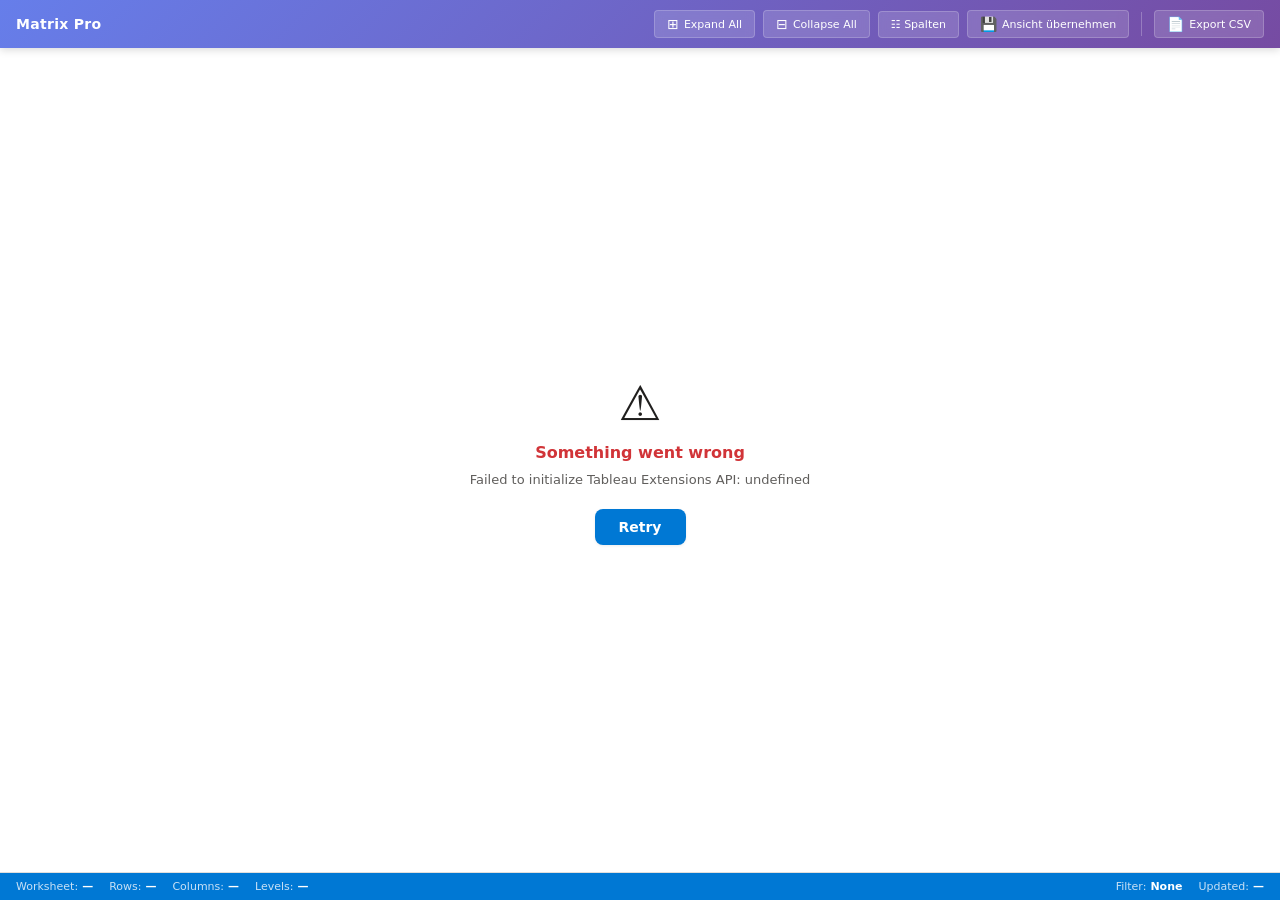
<file: index.html>
<!DOCTYPE html>
<html lang="en">
<head>
  <meta charset="UTF-8">
  <meta
  http-equiv="Content-Security-Policy"
  content="
    default-src 'self';
    script-src 'self';
    style-src 'self' 'unsafe-inline';
    img-src 'self' data: blob:;
    font-src 'self';
    connect-src 'self';
    object-src 'none';
    base-uri 'none';
    form-action 'none';
  "
>
  <meta name="viewport" content="width=device-width, initial-scale=1.0">
  <title>Matrix Pro — Tableau Extension</title>
  <meta name="description" content="Hierarchical Matrix visual extension for Tableau dashboards with multi-level grouping, drill-down, and cross-filtering.">

  <!-- Tableau Extensions API: local copy only -->
  <script src="js/tableau.extensions.1.latest.min.js"></script>

  <!-- ═══════════════════════════════════════════════════════════════════════
       Application Styles
       ═══════════════════════════════════════════════════════════════════════ -->
  <link rel="stylesheet" href="css/matrix.css">

  <style>
    :root {
      --matrix-font-family: 'Segoe UI', system-ui, -apple-system, sans-serif;
    }
    /* Overlay container for loading/welcome/error screens */
    #overlay {
      position: absolute;
      top: var(--toolbar-height);
      left: 0;
      right: 0;
      bottom: 28px; /* status bar height */
      z-index: 50;
      display: flex;
      align-items: center;
      justify-content: center;
      background: var(--matrix-bg);
    }
  </style>
</head>
<body class="theme-pending">
  <!-- ═══════════════════════════════════════════════════════════════════════
       Application Layout
       ═══════════════════════════════════════════════════════════════════════ -->
  <div id="app">

    <!-- ─── Toolbar ─── -->
    <div class="toolbar" id="main-toolbar">
      <div class="toolbar-title" id="toolbar-brand">
        <span id="toolbar-brand-text">Matrix Pro</span>
    </div>

      <button class="toolbar-btn" id="btn-expand-all" title="Expand all row groups">
        <span class="btn-icon">⊞</span> <span data-i18n="btn_expand_all">Expand All</span>
      </button>
      <button class="toolbar-btn" id="btn-collapse-all" title="Collapse all row groups">
        <span class="btn-icon">⊟</span> <span data-i18n="btn_collapse_all">Collapse All</span>
      </button>

      <details class="columns-menu" id="columns-menu">
        <summary class="toolbar-btn">
          ☷ Spalten
        </summary>
        <div class="columns-menu-panel" id="columns-menu-list"></div>
      </details>

      <button
          class="toolbar-btn"
          id="btn-save-personal-view"
          type="button"
          title="Spaltenlayout in Tableau-Parameter übernehmen"
        >
          <span class="btn-icon">💾</span>
          Ansicht übernehmen
        </button>

      <span class="toolbar-divider export-divider"></span>

      <div class="toolbar-group" id="export-group">
        <button class="toolbar-btn" id="btn-export-csv" title="Export to CSV">
          <span class="btn-icon">📄</span> <span data-i18n="btn_export_csv">Export CSV</span>
        </button>
      </div>
    </div>

    <!-- ─── Matrix Content Area ─── -->
    <div class="matrix-wrapper" id="matrix-wrapper">
      <div id="matrix-container"></div>
    </div>

    <!-- ─── Overlay (loading / welcome / error) ─── -->
    <div id="overlay">
      <div class="loading-overlay">
        <div class="spinner"></div>
        <div class="loading-text">Initializing...</div>
      </div>
    </div>

    <!-- ─── Status Bar ─── -->
    <div class="status-bar" id="status-bar">
      <div class="status-item">
        <span class="status-label" data-i18n="status_worksheet">Worksheet:</span>
        <span class="status-value" id="status-worksheet">—</span>
      </div>
      <div class="status-item">
        <span class="status-label" data-i18n="status_rows_label">Rows:</span>
        <span class="status-value" id="status-rows">—</span>
      </div>
      <div class="status-item">
        <span class="status-label" data-i18n="status_cols_label">Columns:</span>
        <span class="status-value" id="status-columns">—</span>
      </div>
      <div class="status-item">
        <span class="status-label" data-i18n="status_levels_label">Levels:</span>
        <span class="status-value" id="status-levels">—</span>
      </div>

      <span class="status-spacer"></span>

      <div class="status-item">
        <span class="status-label" data-i18n="status_filter_label">Filter:</span>
        <span class="status-value" id="status-filter">None</span>
      </div>
      <div class="status-item">
        <span class="status-label" data-i18n="status_updated_label">Updated:</span>
        <span class="status-value" id="status-refresh">—</span>
      </div>
    </div>

  </div>

  <!-- ═══════════════════════════════════════════════════════════════════════
       Application Scripts (order matters: dependencies first)
       ═══════════════════════════════════════════════════════════════════════ -->
  <script src="js/i18n.js"></script>
  <script src="js/pivot-engine.js"></script>
  <script src="js/matrix-renderer.js"></script>
  <script src="js/export.js"></script>
  <script src="js/tableau-connector.js"></script>
  <script src="js/app.js"></script>
</body>
</html>
</file>
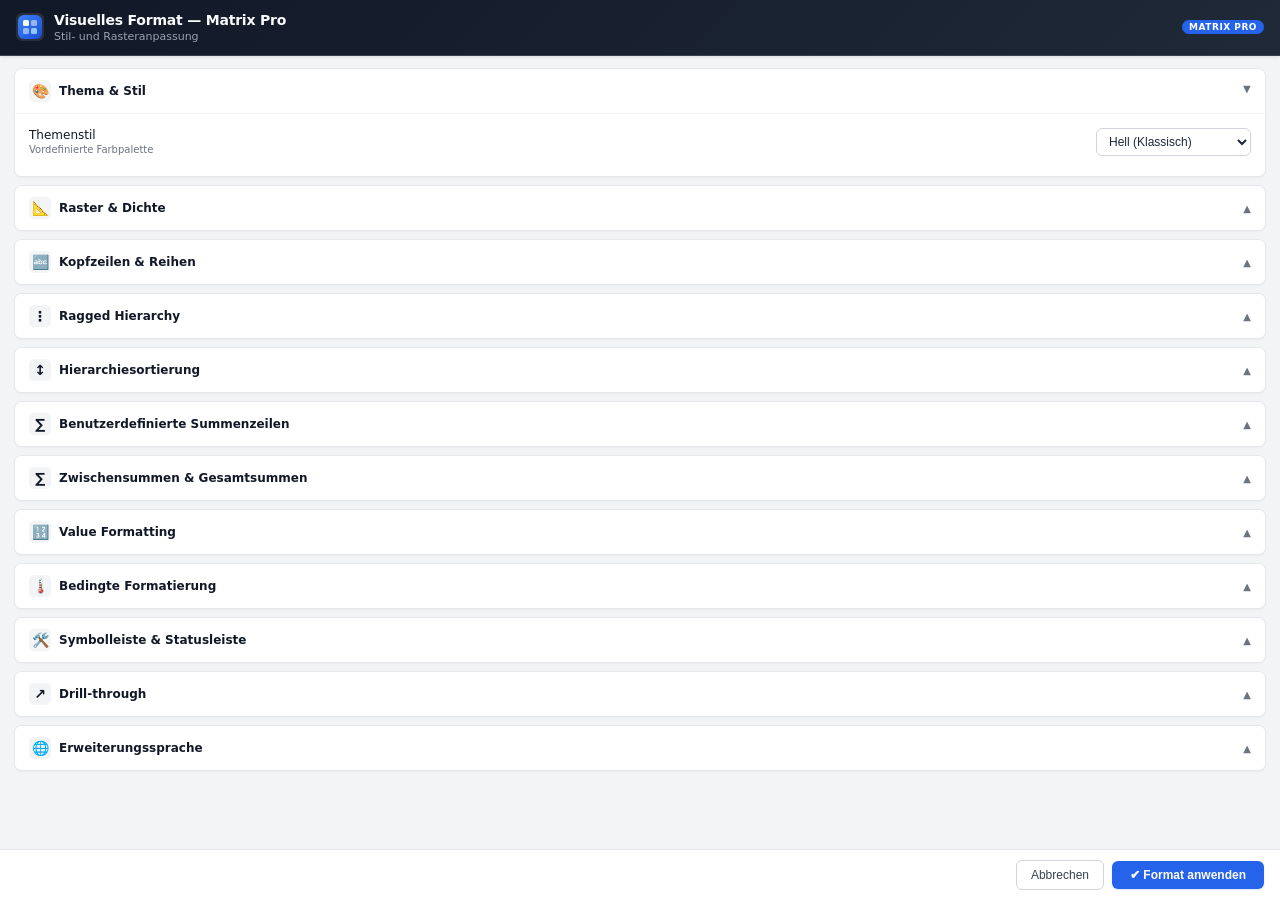
<file: config.html>
<!DOCTYPE html>
<html lang="de">
<head>
  <meta charset="UTF-8" />
  <meta
    http-equiv="Content-Security-Policy"
    content="
      default-src 'self';
      script-src 'self';
      style-src 'self' 'unsafe-inline';
      img-src 'self' data: blob:;
      font-src 'self';
      connect-src 'self';
      object-src 'none';
      base-uri 'none';
      form-action 'none';
    "
  >
  <meta name="viewport" content="width=device-width, initial-scale=1.0" />
  <title>Formato Visual — Matrix Pro</title>
  <style>
    * { box-sizing: border-box; margin: 0; padding: 0; }

    html, body {
      width: 100%;
      height: 100%;
      overflow: hidden;
    }

    body {
      font-family: 'Segoe UI', Roboto, system-ui, -apple-system, sans-serif;
      font-size: 12px;
      background: #f3f4f6;
      color: #1f2937;
      display: flex;
      flex-direction: column;
      user-select: none;
    }

    /* Custom thin scrollbar */
    ::-webkit-scrollbar { width: 6px; height: 6px; }
    ::-webkit-scrollbar-track { background: #f1f1f1; border-radius: 3px; }
    ::-webkit-scrollbar-thumb { background: #c1c1c1; border-radius: 3px; }
    ::-webkit-scrollbar-thumb:hover { background: #a8a8a8; }

    /* ── Header ────────────────────────────────────────── */
    .dialog-header {
      background: linear-gradient(135deg, #111827 0%, #1f2937 100%);
      color: #ffffff;
      padding: 12px 16px;
      display: flex;
      align-items: center;
      justify-content: space-between;
      border-bottom: 1px solid #374151;
      box-shadow: 0 1px 3px rgba(0, 0, 0, 0.1);
      flex-shrink: 0;
    }

    .dialog-header-title {
      display: flex;
      align-items: center;
      gap: 10px;
    }

    .dialog-header-icon {
      font-size: 18px;
      background: rgba(255, 255, 255, 0.1);
      padding: 5px;
      border-radius: 6px;
      line-height: 1;
    }

    .dialog-header h1 {
      font-size: 14px;
      font-weight: 600;
      letter-spacing: -0.2px;
      color: #f9fafb;
      line-height: 1.2;
    }

    .dialog-header p {
      font-size: 11px;
      color: #9ca3af;
      margin-top: 1px;
    }

    .pbi-badge {
      background: #2563eb;
      color: #ffffff;
      font-weight: 700;
      font-size: 9px;
      padding: 2px 7px;
      border-radius: 10px;
      text-transform: uppercase;
      letter-spacing: 0.5px;
      flex-shrink: 0;
    }

    /* ── Body (Scrollable Container) ───────────────────── */
    .dialog-body {
      flex: 1;
      min-height: 0;
      overflow-y: auto;
      overflow-x: hidden;
      padding: 12px 14px;
      display: flex;
      flex-direction: column;
      gap: 8px;
    }

    /* ── Accordion Card ───────────────────────────────── */
    .accordion-item {
      background: #ffffff;
      border: 1px solid #e5e7eb;
      border-radius: 8px;
      box-shadow: 0 1px 2px rgba(0, 0, 0, 0.04);
      overflow: hidden;
      transition: border-color 0.15s;
      flex-shrink: 0;
    }

    .accordion-item:hover {
      border-color: #d1d5db;
    }

    .accordion-header {
      padding: 11px 14px;
      background: #ffffff;
      cursor: pointer;
      display: flex;
      align-items: center;
      justify-content: space-between;
      transition: background 0.12s;
    }

    .accordion-header:hover {
      background: #f9fafb;
    }

    .accordion-title {
      display: flex;
      align-items: center;
      gap: 8px;
      font-weight: 600;
      font-size: 12px;
      color: #111827;
    }

    .accordion-icon {
      font-size: 14px;
      width: 22px;
      height: 22px;
      display: flex;
      align-items: center;
      justify-content: center;
      background: #f3f4f6;
      border-radius: 5px;
      flex-shrink: 0;
    }

    .accordion-chevron {
      font-size: 10px;
      color: #6b7280;
      transition: transform 0.2s ease;
    }

    .accordion-item.open .accordion-chevron {
      transform: rotate(180deg);
    }

    .accordion-content {
      display: none;
      padding: 6px 14px 12px;
      border-top: 1px solid #f3f4f6;
      background: #ffffff;
    }

    .accordion-item.open .accordion-content {
      display: block;
    }

    /* ── Form Control Rows ────────────────────────────── */
    .form-row {
      display: flex;
      align-items: center;
      justify-content: space-between;
      gap: 12px;
      padding: 8px 0;
      border-bottom: 1px solid #f9fafb;
      min-height: 40px;
    }

    .form-row:last-child {
      border-bottom: none;
    }

    .form-label-group {
      display: flex;
      flex-direction: column;
      gap: 2px;
      flex: 1 1 auto;
      min-width: 0;
    }

    .form-label {
      font-size: 12px;
      font-weight: 500;
      color: #111827;
      line-height: 1.2;
    }

    .form-desc {
      font-size: 10px;
      color: #6b7280;
      line-height: 1.2;
      word-break: break-word;
    }

    .form-select {
      font-size: 12px;
      padding: 5px 8px;
      border-radius: 6px;
      border: 1px solid #d1d5db;
      background: #ffffff;
      color: #1f2937;
      cursor: pointer;
      width: 155px;
      flex-shrink: 0;
      outline: none;
      transition: border-color 0.15s;
    }

    .form-select:focus {
      border-color: #2563eb;
      box-shadow: 0 0 0 2px rgba(37, 99, 235, 0.15);
    }

    /* ── Toggle Switch ───────────────────────────────── */
    .toggle-wrap {
      display: flex;
      align-items: center;
      flex-shrink: 0;
      width: 36px;
      height: 20px;
    }

    .toggle {
      position: relative;
      display: inline-block;
      width: 36px;
      height: 20px;
    }

    .toggle input {
      opacity: 0;
      width: 0;
      height: 0;
    }

    .slider {
      position: absolute;
      inset: 0;
      background-color: #d1d5db;
      border-radius: 20px;
      transition: background-color 0.2s;
      cursor: pointer;
    }

    .slider::before {
      content: '';
      position: absolute;
      height: 14px;
      width: 14px;
      left: 3px;
      top: 3px;
      background-color: #ffffff;
      border-radius: 50%;
      transition: transform 0.2s cubic-bezier(0.4, 0, 0.2, 1);
      box-shadow: 0 1px 2px rgba(0, 0, 0, 0.15);
    }

    input:checked + .slider {
      background-color: #2563eb;
    }

    input:checked + .slider::before {
      transform: translateX(16px);
    }

    /* ── Footer ───────────────────────────────────────── */
    .dialog-footer {
      display: flex;
      align-items: center;
      justify-content: flex-end;
      gap: 8px;
      padding: 10px 16px;
      border-top: 1px solid #e5e7eb;
      background: #ffffff;
      flex-shrink: 0;
    }

    .btn-primary {
      padding: 7px 18px;
      background: #2563eb;
      color: #ffffff;
      border: none;
      border-radius: 6px;
      font-size: 12px;
      font-weight: 600;
      cursor: pointer;
      box-shadow: 0 1px 2px rgba(37, 99, 235, 0.2);
      transition: background 0.15s;
      white-space: nowrap;
    }

    .btn-primary:hover {
      background: #1d4ed8;
    }

    .btn-secondary {
      padding: 7px 14px;
      background: #ffffff;
      color: #374151;
      border: 1px solid #d1d5db;
      border-radius: 6px;
      font-size: 12px;
      font-weight: 500;
      cursor: pointer;
      transition: background 0.15s;
      white-space: nowrap;
    }

    .btn-secondary:hover {
      background: #f9fafb;
      border-color: #9ca3af;
    }

    /* ==========================================================
      Toolbar & Status Bar Configuration
      ========================================================== */

    .bar-settings {
      display: flex;
      flex-direction: column;
      gap: 16px;
      padding-top: 8px;
    }

    .bar-settings-section + .bar-settings-section {
      border-top: 1px solid #e5e7eb;
      padding-top: 15px;
    }

    .bar-settings-heading {
      font-size: 10px;
      font-weight: 700;
      text-transform: uppercase;
      letter-spacing: 0.7px;
      color: #6b7280;
      margin-bottom: 8px;
    }

    .bar-settings .form-row {
      min-height: 36px;
      padding: 7px 0;
      border-bottom: none;
    }

    /* Title field */

    .bar-settings-title-row {
      margin-top: 4px;
    }

    .bar-settings-title-row .form-select {
      width: 100%;
      cursor: text;
    }


  </style>
</head>
<body>

  <!-- Header -->
  <div class="dialog-header">
    <div class="dialog-header-title">
      <div class="dialog-header-icon" style="padding: 2px; display: flex; align-items: center;">
        <svg width="24" height="24" viewBox="0 0 24 24" fill="none" xmlns="http://www.w3.org/2000/svg">
          <rect width="24" height="24" rx="6" fill="url(#mpro-grad-header)"/>
          <rect x="5" y="5" width="6" height="6" rx="1.5" fill="#FFFFFF" fill-opacity="0.95"/>
          <rect x="13" y="5" width="6" height="6" rx="1.5" fill="#FFFFFF" fill-opacity="0.5"/>
          <rect x="5" y="13" width="6" height="6" rx="1.5" fill="#FFFFFF" fill-opacity="0.5"/>
          <rect x="13" y="13" width="6" height="6" rx="1.5" fill="#93C5FD"/>
          <defs>
            <linearGradient id="mpro-grad-header" x1="0" y1="0" x2="24" y2="24" gradientUnits="userSpaceOnUse">
              <stop stop-color="#3B82F6"/>
              <stop offset="1" stop-color="#1D4ED8"/>
            </linearGradient>
          </defs>
        </svg>
      </div>
      <div>
        <h1 data-i18n="config_title">Formato Visual — Matrix Pro</h1>
        <p data-i18n="config_subtitle">Personalización de estilos y cuadrícula</p>
      </div>
    </div>
    <span class="pbi-badge">MATRIX PRO</span>
  </div>

  <!-- Body with Exclusive Accordion Cards -->
  <div class="dialog-body">

    <!-- Card 1: Tema y Estilo (Open by default) -->
    <div class="accordion-item open">
      <div class="accordion-header">
        <div class="accordion-title">
          <div class="accordion-icon">🎨</div>
          <span data-i18n="card_theme">Tema y Estilo</span>
        </div>
        <span class="accordion-chevron">▲</span>
      </div>
      <div class="accordion-content">
        <div class="form-row">
          <div class="form-label-group">
            <span class="form-label" data-i18n="label_theme">Estilo de tema</span>
            <span class="form-desc" data-i18n="desc_theme">Paleta de colores predefinida</span>
          </div>
          <select id="theme-select" class="form-select">
            <option value="theme-light" data-i18n="theme_light">Light (Clásico)</option>
            <option value="theme-dark" data-i18n="theme_dark">Dark Mode (Modo Oscuro)</option>
            <option value="theme-blue" data-i18n="theme_blue">Modern Blue (Azul Moderno)</option>
            <option value="theme-corporate">Corporate Design LVB</option>
            <option value="theme-corporate-light">Corporate Light LVB</option>
          </select>
        </div>
      </div>
    </div>

    <!-- Card 2: Cuadrícula y Densidad -->
    <div class="accordion-item">
      <div class="accordion-header">
        <div class="accordion-title">
          <div class="accordion-icon">📐</div>
          <span data-i18n="card_grid">Cuadrícula y Densidad</span>
        </div>
        <span class="accordion-chevron">▲</span>
      </div>
      <div class="accordion-content">
        <div class="form-row">
          <div class="form-label-group">
            <span class="form-label" data-i18n="label_density">Densidad de filas</span>
            <span class="form-desc" data-i18n="desc_density">Espaciado y relleno vertical</span>
          </div>
          <select id="density-select" class="form-select">
            <option value="compact" data-i18n="density_compact">Compacta (4px)</option>
            <option value="normal" data-i18n="density_normal">Normal (8px)</option>
            <option value="spacious" data-i18n="density_spacious">Espaciada (12px)</option>
          </select>
        </div>
        <div class="form-row">
          <div class="form-label-group">
            <span class="form-label" data-i18n="label_fontsize">Tamaño de fuente</span>
            <span class="form-desc" data-i18n="desc_fontsize">Tamaño de letra para celdas de datos</span>
          </div>
          <select id="fontsize-select" class="form-select">
            <option value="11px">11px</option>
            <option value="12px">12px</option>
            <option value="13px">13px</option>
            <option value="14px">14px</option>
          </select>
        </div>
        <div class="form-row">
          <div class="form-label-group">
            <span class="form-label" data-i18n="label_hgrid">Líneas de cuadrícula horizontales</span>
            <span class="form-desc" data-i18n="desc_hgrid">Separadores entre filas</span>
          </div>
          <div class="toggle-wrap">
            <label class="toggle"><input type="checkbox" id="toggle-hgrid" checked /><span class="slider"></span></label>
          </div>
        </div>
        <div class="form-row">
          <div class="form-label-group">
            <span class="form-label" data-i18n="label_vgrid">Líneas de cuadrícula verticales</span>
            <span class="form-desc" data-i18n="desc_vgrid">Separadores entre columnas</span>
          </div>
          <div class="toggle-wrap">
            <label class="toggle"><input type="checkbox" id="toggle-vgrid" checked /><span class="slider"></span></label>
          </div>
        </div>
      </div>
    </div>

    <!-- Card 3: Encabezados y Filas -->
    <div class="accordion-item">
      <div class="accordion-header">
        <div class="accordion-title">
          <div class="accordion-icon">🔤</div>
          <span data-i18n="card_headers">Encabezados y Filas</span>
        </div>
        <span class="accordion-chevron">▲</span>
      </div>
      <div class="accordion-content">
        <div class="form-row">
          <div class="form-label-group">
            <span class="form-label" data-i18n="label_zebra">Filas alternas (Zebra)</span>
            <span class="form-desc" data-i18n="desc_zebra">Color alterno para facilitar lectura</span>
          </div>
          <div class="toggle-wrap">
            <label class="toggle"><input type="checkbox" id="toggle-zebra" checked /><span class="slider"></span></label>
          </div>
        </div>
      </div>
    </div>

    <!-- Ragged Hierarchy -->
    <div class="accordion-item">
      <div class="accordion-header">
        <div class="accordion-title">
          <div class="accordion-icon">⋮</div>
          <span>Ragged Hierarchy</span>
        </div>
        <span class="accordion-chevron">▲</span>
      </div>
      <div class="accordion-content">
        <div class="form-row">
          <div class="form-label-group">
            <span class="form-label">Ragged Hierarchy aktivieren</span>
            <span class="form-desc">
              Leere Hierarchieebenen überspringen.
              Jeder Pfad endet auf seiner letzten befüllten Ebene.
            </span>
          </div>
          <div class="toggle-wrap">
            <label class="toggle">
              <input type="checkbox" id="toggle-ragged" />
              <span class="slider"></span>
            </label>
          </div>
        </div>
      </div>
    </div>

    <!-- Hierarchiesortierung -->
    <div class="accordion-item">
      <div class="accordion-header">
        <div class="accordion-title">
          <div class="accordion-icon">↕</div>
          <span>Hierarchiesortierung</span>
        </div>
        <span class="accordion-chevron">▲</span>
      </div>

      <div class="accordion-content">
        <div id="row-sort-container"></div>
      </div>
    </div>

    <!-- Custom Summary Groups -->
    <div class="accordion-item">
      <div class="accordion-header">
        <div class="accordion-title">
          <div class="accordion-icon">∑</div>
          <span>Benutzerdefinierte Summenzeilen</span>
        </div>
        <span class="accordion-chevron">▲</span>
      </div>

      <div class="accordion-content">
        <div id="summary-groups-container"></div>
      </div>
    </div>

    <!-- Card 4: Subtotales y Totales -->
    <div class="accordion-item">
      <div class="accordion-header">
        <div class="accordion-title">
          <div class="accordion-icon">∑</div>
          <span data-i18n="card_totals">Subtotales y Totales</span>
        </div>
        <span class="accordion-chevron">▲</span>
      </div>
      <div class="accordion-content">
        <div class="form-row">
          <div class="form-label-group">
            <span class="form-label" data-i18n="label_subtotals">Mostrar subtotales</span>
            <span class="form-desc" data-i18n="desc_subtotals">Filas de subtotal por grupo</span>
          </div>
          <div class="toggle-wrap">
            <label class="toggle"><input type="checkbox" id="toggle-subtotals" checked /><span class="slider"></span></label>
          </div>
        </div>
        <div class="form-row">
          <div class="form-label-group">
            <span class="form-label" data-i18n="label_grandtotal">Mostrar gran total</span>
            <span class="form-desc" data-i18n="desc_grandtotal">Fila de total general al pie</span>
          </div>
          <div class="toggle-wrap">
            <label class="toggle"><input type="checkbox" id="toggle-grandtotal" checked /><span class="slider"></span></label>
          </div>
        </div>
        <div class="form-row">
          <div class="form-label-group">
            <span class="form-label" data-i18n="label_rowtotal">Mostrar total de fila</span>
            <span class="form-desc" data-i18n="desc_rowtotal">Columna de total por fila</span>
          </div>
          <div class="toggle-wrap">
            <label class="toggle"><input type="checkbox" id="toggle-rowtotal" checked /><span class="slider"></span></label>
          </div>
        </div>
      </div>
    </div>

    <!-- Card 5: Formato de Valores -->
    <div class="accordion-item">
      <div class="accordion-header">
        <div class="accordion-title">
          <div class="accordion-icon">🔢</div>
          <span data-i18n="card_value_formatting">Formato de Valores</span>
        </div>
        <span class="accordion-chevron">▲</span>
      </div>
      <div class="accordion-content">
        <div class="form-row">
          <div class="form-label-group">
            <span class="form-label">Zahlenformat</span>
            <span class="form-desc">Tausender- und Dezimaltrennzeichen</span>
          </div>

          <select id="number-locale-select" class="form-select">
            <option value="de-DE">Deutsch (1.234,56)</option>
            <option value="en-US">English (1,234.56)</option>
          </select>
        </div>
        <div id="value-formats-container" style="display: flex; flex-direction: column; gap: 12px;">
          <!-- Dynamically populated measures will be generated here -->
        </div>
      </div>
    </div>

    <!-- Card 6: Formato Condicional -->
    <div class="accordion-item">
      <div class="accordion-header">
        <div class="accordion-title">
          <div class="accordion-icon">🌡️</div>
          <span data-i18n="card_cf">Formato Condicional</span>
        </div>
        <span class="accordion-chevron">▲</span>
      </div>
      <div class="accordion-content">
        <div class="form-row" id="cf-field-select-row" style="display: none;">
          <div class="form-label-group">
            <span class="form-label" data-i18n="label_cf_field">Seleccionar Medida</span>
            <span class="form-desc" data-i18n="desc_cf_field">Configura el formato condicional para esta columna</span>
          </div>
          <select id="cf-field-select" class="form-select">
            <!-- Dynamically populated -->
          </select>
        </div>
        <div class="form-row">
          <div class="form-label-group">
            <span class="form-label" data-i18n="label_cf_enable">Habilitar Formato Condicional</span>
            <span class="form-desc" data-i18n="desc_cf_enable">Resaltar celdas por magnitud o reglas de valor</span>
          </div>
          <div class="toggle-wrap">
            <label class="toggle"><input type="checkbox" id="toggle-cf" /><span class="slider"></span></label>
          </div>
        </div>

        <!-- Panel de Formato Condicional (se activa si toggle-cf está encendido) -->
        <div id="cf-settings-panel" style="display: none; margin-top: 12px; border-top: 1px solid rgba(128,128,128,0.2); padding-top: 12px;">
          
          <div class="form-row">
            <span class="form-label" data-i18n="label_cf_mode">Tipo de Formato</span>
            <select class="form-select" id="cf-mode-select" style="min-width: 180px;">
              <option value="gradient" data-i18n="cf_mode_gradient">🎨 Escala de Colores (Gradiente)</option>
              <option value="rules" data-i18n="cf_mode_rules">⚙️ Reglas Lógicas de Valor</option>
            </select>
          </div>

          <!-- Controles de Gradiente -->
          <div id="cf-gradient-panel" style="margin-top: 10px;">
            <div class="form-row">
              <span class="form-label" data-i18n="label_cf_min">Color Mínimo (Valor Bajo)</span>
              <input type="color" id="cf-min-color" value="#fee2e2" class="color-picker-input" />
            </div>
            <div class="form-row">
              <span class="form-label" data-i18n="label_cf_max">Color Máximo (Valor Alto)</span>
              <input type="color" id="cf-max-color" value="#dcfce7" class="color-picker-input" />
            </div>
          </div>

          <!-- Controles de Reglas Lógicas -->
          <div id="cf-rules-panel" style="display: none; margin-top: 10px;">
            <div style="font-size: 11px; opacity: 0.7; margin-bottom: 8px;" data-i18n="rule_hint">
              Define los límites numéricos y los colores de fondo y texto para cada rango:
            </div>

            <!-- Regla 1: Alerta / Valor bajo -->
            <div class="rule-box" style="background: rgba(0,0,0,0.04); padding: 8px; border-radius: 6px; margin-bottom: 8px; border: 1px solid rgba(239,68,68,0.2);">
              <div style="font-size: 12px; font-weight: 600; margin-bottom: 4px; color: #ef4444;" data-i18n="rule1_title">🔴 Rango 1 (Menor a)</div>
              <div class="form-row">
                <span class="form-label" style="font-size: 11px;" data-i18n="rule1_label">Si valor es &lt;</span>
                <input type="number" id="rule-val-1" value="50000" class="form-input" style="width: 100px; padding: 3px 6px; border: 1px solid #ccc; border-radius: 4px;" />
              </div>
              <div class="form-row">
                <span class="form-label" style="font-size: 11px;" data-i18n="label_bg">Fondo</span>
                <input type="color" id="rule-bg-1" value="#fee2e2" class="color-picker-input" />
                <span class="form-label" style="font-size: 11px; margin-left: 8px;" data-i18n="label_text">Texto</span>
                <input type="color" id="rule-text-1" value="#991b1b" class="color-picker-input" />
              </div>
            </div>

            <!-- Regla 2: Intermedio / Advertencia -->
            <div class="rule-box" style="background: rgba(0,0,0,0.04); padding: 8px; border-radius: 6px; margin-bottom: 8px; border: 1px solid rgba(245,158,11,0.2);">
              <div style="font-size: 12px; font-weight: 600; margin-bottom: 4px; color: #f59e0b;" data-i18n="rule2_title">🟡 Rango 2 (Entre)</div>
              <div class="form-row">
                <span class="form-label" style="font-size: 11px;" data-i18n="rule2_label">Si valor está entre Rango 1 y &lt;</span>
                <input type="number" id="rule-val-2" value="200000" class="form-input" style="width: 100px; padding: 3px 6px; border: 1px solid #ccc; border-radius: 4px;" />
              </div>
              <div class="form-row">
                <span class="form-label" style="font-size: 11px;" data-i18n="label_bg">Fondo</span>
                <input type="color" id="rule-bg-2" value="#fef3c7" class="color-picker-input" />
                <span class="form-label" style="font-size: 11px; margin-left: 8px;" data-i18n="label_text">Texto</span>
                <input type="color" id="rule-text-2" value="#92400e" class="color-picker-input" />
              </div>
            </div>

            <!-- Regla 3: Óptimo / Valor alto -->
            <div class="rule-box" style="background: rgba(0,0,0,0.04); padding: 8px; border-radius: 6px; border: 1px solid rgba(16,185,129,0.2);">
              <div style="font-size: 12px; font-weight: 600; margin-bottom: 4px; color: #10b981;" data-i18n="rule3_title">🟢 Rango 3 (Mayor o igual a)</div>
              <div class="form-row">
                <span class="form-label" style="font-size: 11px;" data-i18n="rule3_label">Si valor es &ge; Rango 2</span>
              </div>
              <div class="form-row">
                <span class="form-label" style="font-size: 11px;" data-i18n="label_bg">Fondo</span>
                <input type="color" id="rule-bg-3" value="#dcfce7" class="color-picker-input" />
                <span class="form-label" style="font-size: 11px; margin-left: 8px;" data-i18n="label_text">Texto</span>
                <input type="color" id="rule-text-3" value="#166534" class="color-picker-input" />
              </div>
            </div>

          </div>
        </div>
      </div>
    </div>

    <!-- Card 6: Toolbar & Status Bar -->
    <div class="accordion-item">

      <div class="accordion-header">
        <div class="accordion-title">
          <div class="accordion-icon">🛠️</div>
          <span data-i18n="card_toolbar">
            Symbolleiste & Statusleiste
          </span>
        </div>
        <span class="accordion-chevron">▲</span>
      </div>

      <div class="accordion-content">

        <div class="bar-settings">

          <!-- ============================================
              Section 1: Visibility
              ============================================ -->
          <section class="bar-settings-section">

            <div class="bar-settings-heading">
              Sichtbarkeit
            </div>

            <div class="form-row">
              <div class="form-label-group">
                <span
                  class="form-label"
                  data-i18n="label_show_toolbar"
                >
                  Symbolleiste anzeigen
                </span>
              </div>

              <div class="toggle-wrap">
                <label class="toggle">
                  <input
                    type="checkbox"
                    id="toggle-showtoolbar"
                    checked
                  >
                  <span class="slider"></span>
                </label>
              </div>
            </div>

            <div class="form-row">
              <div class="form-label-group">
                <span
                  class="form-label"
                  data-i18n="label_show_export"
                >
                  Exportbuttons anzeigen
                </span>
              </div>

              <div class="toggle-wrap">
                <label class="toggle">
                  <input
                    type="checkbox"
                    id="toggle-showexport"
                    checked
                  >
                  <span class="slider"></span>
                </label>
              </div>
            </div>

            <div class="form-row">
              <div class="form-label-group">
                <span
                  class="form-label"
                  data-i18n="label_show_statusbar"
                >
                  Statusleiste anzeigen
                </span>
              </div>

              <div class="toggle-wrap">
                <label class="toggle">
                  <input
                    type="checkbox"
                    id="toggle-showstatusbar"
                    checked
                  >
                  <span class="slider"></span>
                </label>
              </div>
            </div>

          </section>


          <!-- ============================================
              Section 2: Title
              ============================================ -->
          <section class="bar-settings-section">

            <div class="bar-settings-heading">
              Beschriftung
            </div>

            <div class="form-row">
              <div class="form-label-group">
                <span class="form-label">
                  Titel anzeigen
                </span>
              </div>

              <div class="toggle-wrap">
                <label class="toggle">
                  <input
                    type="checkbox"
                    id="toggle-showtitle"
                    checked
                  >
                  <span class="slider"></span>
                </label>
              </div>
            </div>

            <div class="bar-settings-title-row">
              <input
                type="text"
                id="toolbar-title-input"
                class="form-select"
                value="Matrix Pro"
                placeholder="Titel der Symbolleiste"
              >
            </div>

          </section>

        </div>

      </div>
    </div>

    <!-- Drill-through Settings -->
    <div class="accordion-item">
      <div class="accordion-header">
        <div class="accordion-title">
          <div class="accordion-icon">↗</div>
          <span>Drill-through</span>
        </div>
        <span class="accordion-chevron">▲</span>
      </div>

      <div class="accordion-content">

        <!-- Show / hide drill-through icon -->
        <div class="form-row">
          <div class="form-label-group">
            <span class="form-label">
              Drill-through-Button anzeigen
            </span>
            <span class="form-desc">
              Zeigt das Navigationssymbol in den Wertzellen an.
            </span>
          </div>

          <div class="toggle-wrap">
            <label class="toggle">
              <input
                type="checkbox"
                id="toggle-showdrill"
                checked
              />
              <span class="slider"></span>
            </label>
          </div>
        </div>

        <p class="form-desc" style="margin: 12px 0;">
          Optional: Tableau-Parameter für die Übergabe
          des Zellkontexts festlegen.
          Leere Felder werden ignoriert.
          Die Navigation funktioniert auch ohne Parameter.
        </p>

        <!-- Row hierarchy path -->
        <div class="form-row">
          <div class="form-label-group">
            <span class="form-label">
              Zeile – Hierarchiepfad
            </span>
            <span class="form-desc">
              Alle Hierarchieebenen bis zur ausgewählten Zeile.
            </span>
          </div>

          <input
            id="drill-param-rowPath"
            class="form-select"
            type="text"
            placeholder="Tableau-Parameter (optional)"
          />
        </div>

        <!-- Column name -->
        <div class="form-row">
          <div class="form-label-group">
            <span class="form-label">
              Spalte
            </span>
            <span class="form-desc">
              Vollständige Bezeichnung der angeklickten Spalte.
            </span>
          </div>

          <input
            id="drill-param-columnName"
            class="form-select"
            type="text"
            placeholder="Tableau-Parameter (optional)"
          />
        </div>

      </div>
    </div>

    <!-- Card 7: Idioma de la Extensión -->
    <div class="accordion-item">
      <div class="accordion-header">
        <div class="accordion-title">
          <div class="accordion-icon">🌐</div>
          <span data-i18n="card_language">Idioma de la Extensión</span>
        </div>
        <span class="accordion-chevron">▲</span>
      </div>
      <div class="accordion-content">
        <div class="form-row">
          <div class="form-label-group">
            <span class="form-label" data-i18n="label_language">Idioma de la interfaz</span>
            <span class="form-desc" data-i18n="desc_language">Cambia el idioma de todos los controles</span>
          </div>
          <select id="language-select" class="form-select" style="min-width: 160px;">
            <option value="es">🇪🇸 Español</option>
            <option value="en">🇬🇧 English</option>
            <option value="zh">🇨🇳 中文</option>
            <option value="de">🇩🇪 Deutsch</option>
            <option value="it">🇮🇹 Italiano</option>
            <option value="fr">🇫🇷 Français</option>
          </select>
        </div>
      </div>
    </div>

  </div>

  <!-- Footer -->
  <div class="dialog-footer">
    <button class="btn-secondary" id="btn-cancel" data-i18n="btn_cancel">Cancelar</button>
    <button class="btn-primary" id="btn-save" data-i18n="btn_apply">✔ Aplicar Formato</button>
  </div>

    <script src="./js/tableau.extensions.1.latest.min.js"></script>
    <script src="./js/i18n.js"></script>
    <script src="./js/config-dialog.js"></script>
</body>
</html>
</file>
<file: css/matrix.css>
/* ==========================================================================
   MATRIX PRO — Hierarchical Matrix Extension for Tableau
   Complete CSS Design System
   ========================================================================== */

/* --------------------------------------------------------------------------
   CSS Custom Properties (Design Tokens)
   -------------------------------------------------------------------------- */
:root {
  /* ── Typography ── */
  --matrix-font-family: 'Segoe UI', 'Inter', system-ui, -apple-system, sans-serif;
  --matrix-font-size: 12px;
  --matrix-font-size-sm: 11px;
  --matrix-font-size-lg: 13px;
  --matrix-header-weight: 600;
  --matrix-body-weight: 400;
  --matrix-subtotal-weight: 600;

  /* ── Colors — Default Light Theme ── */
  --matrix-bg: #ffffff;
  --matrix-text: #201f1e;
  --matrix-text-secondary: #605e5c;
  --matrix-header-bg: #f3f2f1;
  --matrix-header-bg-hover: #e1dfdd;
  --matrix-header-text: #201f1e;
  --matrix-header-border: #d2d0ce;
  --matrix-row-bg: #ffffff;
  --matrix-row-bg-alt: #f8f9fa;
  --matrix-row-hover: #e6f2ff;
  --matrix-row-selected: #d0e7ff;
  --matrix-subtotal-bg: #eae8e6;
  --matrix-subtotal-text: #11100f;
  --matrix-grandtotal-bg: #d2d0ce;
  --matrix-grandtotal-text: #000000;
  --matrix-border: #e1dfdd;
  --matrix-border-strong: #c8c6c4;
  --matrix-accent: #0078d4;
  --matrix-accent-hover: #106ebe;
  --matrix-accent-light: #deecf9;

  /* ── Toolbar ── */
  --toolbar-bg: linear-gradient(135deg, #667eea 0%, #764ba2 100%);
  --toolbar-text: #ffffff;
  --toolbar-btn-bg: rgba(255, 255, 255, 0.15);
  --toolbar-btn-hover: rgba(255, 255, 255, 0.25);
  --toolbar-btn-active: rgba(255, 255, 255, 0.35);
  --toolbar-height: 48px;
  --toolbar-shadow: 0 2px 8px rgba(0, 0, 0, 0.15);

  /* ── Spacing ── */
  --cell-padding-x: 10px;
  --cell-padding-y: 5px;
  --indent-size: 18px;
  --row-min-height: 28px;
  --expand-btn-size: 16px;

  /* ── Effects ── */
  --transition-fast: 150ms ease;
  --transition-normal: 250ms ease;
  --shadow-sm: 0 1px 3px rgba(0, 0, 0, 0.08);
  --shadow-md: 0 4px 12px rgba(0, 0, 0, 0.12);
  --shadow-lg: 0 8px 24px rgba(0, 0, 0, 0.16);
  --radius-sm: 4px;
  --radius-md: 8px;
  --radius-lg: 12px;

  /* ── Conditional Formatting Colors ── */
  --cf-min: #f8696b;
  --cf-mid: #ffeb84;
  --cf-max: #63be7b;
  --cf-bar: #4472c4;
}

/* ── Explicit Theme Classes ── */
body.theme-light,
#app.theme-light,
.matrix-wrapper.theme-light {
  --toolbar-bg: linear-gradient(135deg, #0078d4 0%, #106ebe 100%);
  --status-bar-bg: #0078d4;
  --status-bar-text: #ffffff;
  --status-bar-label: #deecf9;
  --matrix-bg: #ffffff;
  --matrix-text: #201f1e;
  --matrix-text-secondary: #605e5c;
  --matrix-header-bg: #f3f2f1;
  --matrix-header-bg-hover: #e1dfdd;
  --matrix-header-text: #201f1e;
  --matrix-header-border: #d2d0ce;
  --matrix-row-bg: #ffffff;
  --matrix-row-bg-alt: #f8f9fa;
  --matrix-row-hover: #deecf9;
  --matrix-row-selected: #c7e0f4;
  --matrix-subtotal-bg: #eae8e6;
  --matrix-subtotal-text: #11100f;
  --matrix-grandtotal-bg: #d2d0ce;
  --matrix-grandtotal-text: #000000;
  --matrix-border: #e1dfdd;
  --matrix-border-strong: #c8c6c4;
}

body.theme-dark,
#app.theme-dark,
.matrix-wrapper.theme-dark {
  --toolbar-bg: linear-gradient(135deg, #111827 0%, #1f2937 100%);
  --status-bar-bg: #1f2937;
  --status-bar-text: #f9fafb;
  --status-bar-label: #9ca3af;
  --matrix-bg: #1e1e1e;
  --matrix-text: #e0e0e0;
  --matrix-text-secondary: #a0a0a0;
  --matrix-header-bg: #2d2d2d;
  --matrix-header-bg-hover: #3a3a3a;
  --matrix-header-text: #ffffff;
  --matrix-header-border: #404040;
  --matrix-row-bg: #1e1e1e;
  --matrix-row-bg-alt: #252525;
  --matrix-row-hover: #1a3a5c;
  --matrix-row-selected: #1c4a7e;
  --matrix-subtotal-bg: #333333;
  --matrix-subtotal-text: #f0f0f0;
  --matrix-grandtotal-bg: #404040;
  --matrix-grandtotal-text: #ffffff;
  --matrix-border: #404040;
  --matrix-border-strong: #555555;
}

body.theme-blue,
#app.theme-blue,
.matrix-wrapper.theme-blue {
  --toolbar-bg: linear-gradient(135deg, #1e3a8a 0%, #2563eb 100%);
  --status-bar-bg: #1e3a8a;
  --status-bar-text: #ffffff;
  --status-bar-label: #93c5fd;
  --matrix-bg: #ffffff;
  --matrix-text: #0f172a;
  --matrix-text-secondary: #475569;
  --matrix-header-bg: #1e40af;
  --matrix-header-bg-hover: #1e3a8a;
  --matrix-header-text: #ffffff;
  --matrix-header-border: #3b82f6;
  --matrix-row-bg: #ffffff;
  --matrix-row-bg-alt: #f0f9ff;
  --matrix-row-hover: #e0f2fe;
  --matrix-row-selected: #bae6fd;
  --matrix-subtotal-bg: #dbeafe;
  --matrix-subtotal-text: #1e3a8a;
  --matrix-grandtotal-bg: #93c5fd;
  --matrix-grandtotal-text: #1e3a8a;
  --matrix-border: #cbd5e1;
  --matrix-border-strong: #94a3b8;
}

/* --------------------------------------------------------------------------
   Reset & Base
   -------------------------------------------------------------------------- */
*,
*::before,
*::after {
  box-sizing: border-box;
  margin: 0;
  padding: 0;
}

html, body {
  width: 100%;
  height: 100%;
  overflow: hidden;
  font-family: var(--matrix-font-family);
  font-size: var(--matrix-font-size);
  color: var(--matrix-text);
  background: var(--matrix-bg);
  -webkit-font-smoothing: antialiased;
  -moz-osx-font-smoothing: grayscale;
}

/* Hide the unthemed shell until Tableau workbook settings are loaded.
   The pending class is removed as soon as the selected theme is applied. */
body.theme-pending #app {
  visibility: hidden;
}

/* --------------------------------------------------------------------------
   App Layout
   -------------------------------------------------------------------------- */
#app {
  display: flex;
  flex-direction: column;
  height: 100vh;
  width: 100vw;
  overflow: hidden;
}

/* --------------------------------------------------------------------------
   Toolbar
   -------------------------------------------------------------------------- */
.toolbar {
  display: flex;
  align-items: center;
  gap: 8px;
  height: var(--toolbar-height);
  min-height: var(--toolbar-height);
  padding: 0 16px;
  background: var(--toolbar-bg);
  color: var(--toolbar-text);
  box-shadow: var(--toolbar-shadow);
  z-index: 100;
  flex-shrink: 0;
}

.toolbar-title {
  font-size: 14px;
  font-weight: 600;
  letter-spacing: 0.3px;
  margin-right: auto;
  white-space: nowrap;
  display: flex;
  align-items: center;
  gap: 8px;
}

.toolbar-title .icon {
  font-size: 18px;
}

.toolbar-divider {
  width: 1px;
  height: 24px;
  background: rgba(255, 255, 255, 0.25);
  margin: 0 4px;
}

.toolbar-btn {
  display: inline-flex;
  align-items: center;
  gap: 5px;
  padding: 6px 12px;
  border: 1px solid rgba(255, 255, 255, 0.2);
  border-radius: var(--radius-sm);
  background: var(--toolbar-btn-bg);
  color: var(--toolbar-text);
  font-family: var(--matrix-font-family);
  font-size: var(--matrix-font-size-sm);
  font-weight: 500;
  cursor: pointer;
  transition: all var(--transition-fast);
  white-space: nowrap;
  backdrop-filter: blur(4px);
}

.toolbar-btn:hover {
  background: var(--toolbar-btn-hover);
  border-color: rgba(255, 255, 255, 0.35);
  transform: translateY(-1px);
}

.toolbar-btn:active {
  background: var(--toolbar-btn-active);
  transform: translateY(0);
}

.toolbar-btn .btn-icon {
  font-size: 14px;
  line-height: 1;
}

/* --------------------------------------------------------------------------
   Matrix Container (scrollable area)
   -------------------------------------------------------------------------- */
.matrix-wrapper {
  flex: 1;
  overflow: auto;
  position: relative;
  background: var(--matrix-bg);
}

/* Custom scrollbar */
.matrix-wrapper::-webkit-scrollbar {
  width: 8px;
  height: 8px;
}

.matrix-wrapper::-webkit-scrollbar-track {
  background: transparent;
}

.matrix-wrapper::-webkit-scrollbar-thumb {
  background: var(--matrix-border-strong);
  border-radius: 4px;
}

.matrix-wrapper::-webkit-scrollbar-thumb:hover {
  background: var(--matrix-text-secondary);
}

.matrix-wrapper::-webkit-scrollbar-corner {
  background: transparent;
}

/* --------------------------------------------------------------------------
   Matrix Table
   -------------------------------------------------------------------------- */
.matrix-table {
  width: max-content;
  min-width: 100%;
  border-collapse: separate;
  border-spacing: 0;
  font-size: var(--matrix-font-size);
  table-layout: auto;
}

/* ── Matrix Configuration Modifiers ── */

/* Gridline Modifiers */
.matrix-table.no-hgrid tbody td,
.matrix-table.no-hgrid thead th {
  border-bottom-color: transparent !important;
}

.matrix-table.no-vgrid tbody td,
.matrix-table.no-vgrid thead th {
  border-right-color: transparent !important;
}

/* Row Density Modifiers */
.matrix-table.density-compact td,
.matrix-table.density-compact th {
  padding: 3px 8px !important;
  min-height: 22px !important;
}

.matrix-table.density-normal td,
.matrix-table.density-normal th {
  padding: 6px 10px !important;
  min-height: 28px !important;
}

.matrix-table.density-spacious td,
.matrix-table.density-spacious th {
  padding: 10px 14px !important;
  min-height: 36px !important;
}

/* Font Size Inheritance */
.matrix-table td,
.matrix-table th,
.matrix-table .row-label,
.matrix-table .value-cell {
  font-size: inherit;
}

/* --------------------------------------------------------------------------
   Table Header (thead)
   -------------------------------------------------------------------------- */
.matrix-table thead {
  position: sticky;
  top: 0;
  z-index: 20;
}

.matrix-table thead th {
  background: var(--matrix-header-bg);
  color: var(--matrix-header-text);
  font-weight: var(--matrix-header-weight);
  padding: var(--cell-padding-y) var(--cell-padding-x);
  text-align: left;
  white-space: nowrap;
  border-bottom: 2px solid var(--matrix-header-border);
  border-right: 1px solid var(--matrix-border);
  position: relative;
  min-height: var(--row-min-height);
  user-select: none;
}

.matrix-table thead th:last-child {
  border-right: none;
}

/* Column header levels */
.matrix-table thead tr:nth-child(1) th,
.matrix-table thead tr:nth-child(2) th,
.matrix-table thead tr:nth-child(3) th {
  background: var(--matrix-header-bg);
}

/* Measure header row (last row in thead) */
.matrix-table thead tr:last-child th {
  border-bottom: 2px solid var(--matrix-accent);
  font-size: var(--matrix-font-size-sm);
}

/* Value column headers align right */
.matrix-table thead th.col-value {
  text-align: right;
}

/* Header hover */
.matrix-table thead th:hover {
  background: var(--matrix-header-bg-hover);
}

/* Row header spacer cell (top-left corner) */
.matrix-table thead th.row-header-spacer {
  background: var(--matrix-header-bg);
  position: sticky;
  left: 0;
  z-index: 30;
  min-width: 180px;
  border-right: 2px solid var(--matrix-header-border);
}

.spacer-content {
  display: flex;
  align-items: center;
  justify-content: space-between;
  gap: 8px;
  width: 100%;
}

.spacer-label {
  font-weight: 600;
  white-space: nowrap;
  overflow: hidden;
  text-overflow: ellipsis;
}

.corner-controls {
  display: inline-flex;
  align-items: center;
  gap: 3px;
  flex-shrink: 0;
}

.corner-btn {
  display: inline-flex;
  align-items: center;
  justify-content: center;
  width: 22px;
  height: 22px;
  padding: 0;
  border: 1px solid var(--matrix-header-border);
  border-radius: 4px;
  background: var(--matrix-bg);
  color: var(--matrix-accent);
  font-size: 12px;
  font-weight: 600;
  cursor: pointer;
  transition: all var(--transition-fast);
}

.corner-btn:hover {
  background: var(--matrix-accent);
  color: #ffffff;
  border-color: var(--matrix-accent);
}

/* Total column header */
.matrix-table thead th.col-total-header {
  background: var(--matrix-subtotal-bg);
  font-weight: 700;
  border-left: 2px solid var(--matrix-header-border);
}

/* --------------------------------------------------------------------------
   Table Body (tbody)
   -------------------------------------------------------------------------- */
.matrix-table tbody tr {
  transition: background-color var(--transition-fast);
}

.matrix-table tbody td {
  padding: var(--cell-padding-y) var(--cell-padding-x);
  border-bottom: 1px solid var(--matrix-border);
  border-right: 1px solid var(--matrix-border);
  min-height: var(--row-min-height);
  vertical-align: middle;
  white-space: nowrap;
}

.matrix-table tbody td:last-child {
  border-right: none;
}

/* Zebra striping for visible data rows */

.matrix-table tbody tr.row-zebra td {
  background: var(--matrix-row-bg-alt);
}

.matrix-table tbody tr.row-zebra td.row-header {
  background: var(--matrix-row-bg-alt);
}

/* Hover */
.matrix-table tbody tr:hover td {
  background: var(--matrix-row-hover);
}

/* Selected */
.matrix-table tbody tr.selected td {
  background: var(--matrix-row-selected);
}

/* --------------------------------------------------------------------------
   Row Header Cell (first column — sticky)
   -------------------------------------------------------------------------- */
.matrix-table tbody td.row-header {
  position: sticky;
  left: 0;
  z-index: 10;
  background: var(--matrix-row-bg);
  border-right: 2px solid var(--matrix-header-border);
  font-weight: 500;
  cursor: default;
  min-width: 180px;
}

.matrix-table tbody tr:hover td.row-header {
  background: var(--matrix-row-hover);
}

.matrix-table tbody tr.selected td.row-header {
  background: var(--matrix-row-selected);
}

/* Row header inner layout */
.row-header-content {
  display: flex;
  align-items: center;
  gap: 4px;
}

.row-header-indent {
  display: inline-block;
  flex-shrink: 0;
}

/* --------------------------------------------------------------------------
   Expand / Collapse Button
   -------------------------------------------------------------------------- */
.expand-btn {
  display: inline-flex;
  align-items: center;
  justify-content: center;
  width: var(--expand-btn-size);
  height: var(--expand-btn-size);
  border: none;
  border-radius: 3px;
  background: transparent;
  color: var(--matrix-text-secondary);
  font-size: 10px;
  cursor: pointer;
  transition: all var(--transition-fast);
  flex-shrink: 0;
  line-height: 1;
  padding: 0;
}

.expand-btn:hover {
  background: var(--matrix-accent-light);
  color: var(--matrix-accent);
}

.expand-btn:active {
  transform: scale(0.9);
}

/* Triangle icon via CSS */
.expand-btn::before {
  content: '';
  display: block;
  width: 0;
  height: 0;
  border-style: solid;
  transition: transform var(--transition-fast);
}

/* Collapsed: right-pointing triangle */
.expand-btn.collapsed::before {
  border-width: 4px 0 4px 6px;
  border-color: transparent transparent transparent var(--matrix-text-secondary);
}

.expand-btn.collapsed:hover::before {
  border-color: transparent transparent transparent var(--matrix-accent);
}

/* Expanded: down-pointing triangle */
.expand-btn.expanded::before {
  border-width: 6px 4px 0 4px;
  border-color: var(--matrix-text-secondary) transparent transparent transparent;
}

.expand-btn.expanded:hover::before {
  border-color: var(--matrix-accent) transparent transparent transparent;
}

/* Leaf placeholder (no children — keeps alignment) */
.expand-btn-placeholder {
  display: inline-block;
  width: var(--expand-btn-size);
  height: var(--expand-btn-size);
  flex-shrink: 0;
}

/* --------------------------------------------------------------------------
   Value Cells
   -------------------------------------------------------------------------- */
.matrix-table tbody td.value-cell {
  text-align: right;
  font-variant-numeric: tabular-nums;
  font-feature-settings: "tnum" 1;
  cursor: pointer;
  padding-right: 12px;
}

.matrix-table tbody td.value-cell:hover {
  outline: 2px solid var(--matrix-accent);
  outline-offset: -2px;
  border-radius: 2px;
}

/* Total column cells */
.matrix-table tbody td.value-cell.col-total {
  background: var(--matrix-subtotal-bg);
  font-weight: 600;
  border-left: 2px solid var(--matrix-header-border);
}

.matrix-table tbody tr:hover td.value-cell.col-total {
  background: var(--matrix-row-hover);
}

/* Null / empty values */
.matrix-table tbody td.value-cell.value-null {
  color: var(--matrix-text-secondary);
  font-style: italic;
  opacity: 0.6;
}

/* --------------------------------------------------------------------------
   Subtotal Rows
   -------------------------------------------------------------------------- */
.matrix-table tbody tr.subtotal-row td {
  background: var(--matrix-subtotal-bg) !important;
  font-weight: var(--matrix-subtotal-weight);
  color: var(--matrix-subtotal-text);
  border-bottom: 1px solid var(--matrix-border-strong);
  border-top: 1px solid var(--matrix-border);
}

.matrix-table tbody tr.subtotal-row td.row-header {
  background: var(--matrix-subtotal-bg) !important;
  font-weight: 700;
}

.matrix-table tbody tr.subtotal-row:hover td {
  background: var(--matrix-header-bg-hover) !important;
}

/* Subtotal level indicator */
.matrix-table tbody tr.subtotal-row.subtotal-level-0 td {
  background: var(--matrix-grandtotal-bg) !important;
  font-weight: 700;
  border-bottom: 2px solid var(--matrix-border-strong);
}

/* --------------------------------------------------------------------------
   Grand Total Row (tfoot)
   -------------------------------------------------------------------------- */
.matrix-table tfoot {
  position: sticky;
  bottom: 0;
  z-index: 20;
}

.matrix-table tfoot td {
  background: var(--matrix-grandtotal-bg) !important;
  color: var(--matrix-grandtotal-text);
  font-weight: 700;
  padding: var(--cell-padding-y) var(--cell-padding-x);
  border-top: 2px solid var(--matrix-border-strong);
  border-bottom: none;
  border-right: 1px solid var(--matrix-border);
  white-space: nowrap;
}

.matrix-table tfoot td:last-child {
  border-right: none;
}

.matrix-table tfoot td.row-header {
  position: sticky;
  left: 0;
  z-index: 25;
  background: var(--matrix-grandtotal-bg) !important;
  border-right: 2px solid var(--matrix-header-border);
}

.matrix-table tfoot td.value-cell {
  text-align: right;
  font-variant-numeric: tabular-nums;
  padding-right: 12px;
}

/* --------------------------------------------------------------------------
   Hidden Rows (Collapsed Children)
   -------------------------------------------------------------------------- */
.matrix-table tbody tr.row-hidden {
  display: none;
}

/* --------------------------------------------------------------------------
   Conditional Formatting
   -------------------------------------------------------------------------- */

/* Color scale backgrounds (applied via inline styles in JS) */
.cf-cell {
  position: relative;
}

/* Data bar overlay */
.cf-bar {
  position: absolute;
  left: 2px;
  bottom: 2px;
  height: 3px;
  background: var(--cf-bar);
  border-radius: 2px;
  opacity: 0.6;
  transition: width var(--transition-normal);
}

/* --------------------------------------------------------------------------
   Status Bar
   -------------------------------------------------------------------------- */
/* ── UI Element Visibility Overrides ── */
body.no-statusbar #status-bar,
body.no-statusbar .status-bar,
#app.no-statusbar #status-bar,
#app.no-statusbar .status-bar {
  display: none !important;
}

body.no-toolbar #main-toolbar,
body.no-toolbar .toolbar,
#app.no-toolbar #main-toolbar,
#app.no-toolbar .toolbar {
  display: none !important;
}

body.no-export #export-group,
body.no-export .export-divider,
#app.no-export #export-group,
#app.no-export .export-divider {
  display: none !important;
}

.status-bar {
  display: flex;
  align-items: center;
  gap: 16px;
  padding: 4px 16px;
  height: 28px;
  min-height: 28px;
  background: var(--status-bar-bg, #0078d4);
  border-top: 1px solid var(--matrix-border);
  font-size: var(--matrix-font-size-sm);
  color: var(--status-bar-text, #ffffff);
  flex-shrink: 0;
  z-index: 100;
}

.status-item {
  display: flex;
  align-items: center;
  gap: 4px;
}

.status-item .status-label {
  opacity: 0.9;
  color: var(--status-bar-label, #deecf9);
}

.status-item .status-value {
  font-weight: 600;
  color: var(--status-bar-text, #ffffff);
}

.status-bar .status-spacer {
  flex: 1;
}

/* --------------------------------------------------------------------------
   Welcome / Empty State
   -------------------------------------------------------------------------- */
.welcome-screen {
  display: flex;
  flex-direction: column;
  align-items: center;
  justify-content: center;
  height: 100%;
  text-align: center;
  padding: 40px;
  animation: fadeIn 0.5s ease;
}

.welcome-icon {
  font-size: 64px;
  margin-bottom: 16px;
  opacity: 0.3;
}

.welcome-title {
  font-size: 20px;
  font-weight: 600;
  color: var(--matrix-text);
  margin-bottom: 8px;
}

.welcome-subtitle {
  font-size: 14px;
  color: var(--matrix-text-secondary);
  margin-bottom: 24px;
  max-width: 400px;
  line-height: 1.5;
}

.welcome-btn {
  display: inline-flex;
  align-items: center;
  gap: 8px;
  padding: 10px 24px;
  border: none;
  border-radius: var(--radius-md);
  background: var(--matrix-accent);
  color: #ffffff;
  font-family: var(--matrix-font-family);
  font-size: 14px;
  font-weight: 600;
  cursor: pointer;
  transition: all var(--transition-fast);
  box-shadow: var(--shadow-sm);
}

.welcome-btn:hover {
  background: var(--matrix-accent-hover);
  transform: translateY(-2px);
  box-shadow: var(--shadow-md);
}

.welcome-btn:active {
  transform: translateY(0);
}

/* --------------------------------------------------------------------------
   Loading Spinner
   -------------------------------------------------------------------------- */
.loading-overlay {
  display: flex;
  flex-direction: column;
  align-items: center;
  justify-content: center;
  height: 100%;
  gap: 16px;
}

.spinner {
  width: 40px;
  height: 40px;
  border: 3px solid var(--matrix-border);
  border-top-color: var(--matrix-accent);
  border-radius: 50%;
  animation: spin 0.8s linear infinite;
}

.loading-text {
  font-size: 13px;
  color: var(--matrix-text-secondary);
}

/* --------------------------------------------------------------------------
   Error State
   -------------------------------------------------------------------------- */
.error-screen {
  display: flex;
  flex-direction: column;
  align-items: center;
  justify-content: center;
  height: 100%;
  text-align: center;
  padding: 40px;
}

.error-icon {
  font-size: 48px;
  margin-bottom: 12px;
}

.error-title {
  font-size: 16px;
  font-weight: 600;
  color: #d13438;
  margin-bottom: 8px;
}

.error-message {
  font-size: 13px;
  color: var(--matrix-text-secondary);
  max-width: 500px;
  line-height: 1.5;
  margin-bottom: 20px;
  word-break: break-word;
}

/* --------------------------------------------------------------------------
   Configuration Dialog Styles (config.html)
   -------------------------------------------------------------------------- */
.config-container {
  font-family: var(--matrix-font-family);
  padding: 24px;
  max-width: 600px;
  margin: 0 auto;
  color: var(--matrix-text);
}

.config-title {
  font-size: 18px;
  font-weight: 700;
  margin-bottom: 20px;
  display: flex;
  align-items: center;
  gap: 8px;
}

.config-section {
  margin-bottom: 20px;
}

.config-section-title {
  font-size: 13px;
  font-weight: 600;
  text-transform: uppercase;
  letter-spacing: 0.5px;
  color: var(--matrix-text-secondary);
  margin-bottom: 10px;
  padding-bottom: 6px;
  border-bottom: 1px solid var(--matrix-border);
}

.config-field-list {
  list-style: none;
  padding: 0;
}

.config-field-item {
  display: flex;
  align-items: center;
  gap: 8px;
  padding: 6px 10px;
  border: 1px solid var(--matrix-border);
  border-radius: var(--radius-sm);
  margin-bottom: 6px;
  cursor: grab;
  transition: all var(--transition-fast);
  background: var(--matrix-row-bg);
  font-size: 13px;
}

.config-field-item:hover {
  border-color: var(--matrix-accent);
  background: var(--matrix-accent-light);
}

.config-field-item .field-icon {
  font-size: 14px;
  opacity: 0.5;
}

.config-field-item .field-name {
  flex: 1;
}

.config-field-item .field-type {
  font-size: 11px;
  color: var(--matrix-text-secondary);
  background: var(--matrix-header-bg);
  padding: 1px 6px;
  border-radius: 3px;
}

.config-well {
  min-height: 60px;
  padding: 8px;
  border: 2px dashed var(--matrix-border);
  border-radius: var(--radius-md);
  background: var(--matrix-row-bg-alt);
  margin-bottom: 12px;
  transition: all var(--transition-fast);
}

.config-well.drag-over {
  border-color: var(--matrix-accent);
  background: var(--matrix-accent-light);
}

.config-well-label {
  font-size: 11px;
  color: var(--matrix-text-secondary);
  margin-bottom: 6px;
  text-transform: uppercase;
  letter-spacing: 0.5px;
}

.config-well-empty {
  text-align: center;
  padding: 12px;
  color: var(--matrix-text-secondary);
  font-size: 12px;
  font-style: italic;
}

/* Aggregation function selector */
.agg-select {
  font-family: var(--matrix-font-family);
  font-size: 11px;
  padding: 2px 6px;
  border: 1px solid var(--matrix-border);
  border-radius: 3px;
  background: var(--matrix-row-bg);
  color: var(--matrix-text);
  cursor: pointer;
}

/* Config dialog buttons */
.config-actions {
  display: flex;
  justify-content: flex-end;
  gap: 10px;
  margin-top: 24px;
  padding-top: 16px;
  border-top: 1px solid var(--matrix-border);
}

.config-btn {
  padding: 8px 20px;
  border: 1px solid var(--matrix-border);
  border-radius: var(--radius-sm);
  font-family: var(--matrix-font-family);
  font-size: 13px;
  font-weight: 500;
  cursor: pointer;
  transition: all var(--transition-fast);
}

.config-btn.primary {
  background: var(--matrix-accent);
  color: #ffffff;
  border-color: var(--matrix-accent);
}

.config-btn.primary:hover {
  background: var(--matrix-accent-hover);
}

.config-btn.secondary {
  background: var(--matrix-row-bg);
  color: var(--matrix-text);
}

.config-btn.secondary:hover {
  background: var(--matrix-header-bg);
}

/* Worksheet selector */
.worksheet-select {
  width: 100%;
  padding: 8px 12px;
  border: 1px solid var(--matrix-border);
  border-radius: var(--radius-sm);
  font-family: var(--matrix-font-family);
  font-size: 13px;
  background: var(--matrix-row-bg);
  color: var(--matrix-text);
  cursor: pointer;
  margin-bottom: 16px;
}

.worksheet-select:focus {
  outline: none;
  border-color: var(--matrix-accent);
  box-shadow: 0 0 0 2px var(--matrix-accent-light);
}

/* --------------------------------------------------------------------------
   Tooltip
   -------------------------------------------------------------------------- */
.matrix-tooltip {
  position: fixed;
  padding: 6px 10px;
  background: #323130;
  color: #ffffff;
  font-size: 11px;
  border-radius: var(--radius-sm);
  box-shadow: var(--shadow-md);
  z-index: 1000;
  pointer-events: none;
  opacity: 0;
  transition: opacity var(--transition-fast);
  max-width: 250px;
  line-height: 1.4;
}

.matrix-tooltip.visible {
  opacity: 1;
}

/* --------------------------------------------------------------------------
   Animations
   -------------------------------------------------------------------------- */
@keyframes fadeIn {
  from { opacity: 0; transform: translateY(8px); }
  to   { opacity: 1; transform: translateY(0); }
}

@keyframes spin {
  to { transform: rotate(360deg); }
}

@keyframes slideDown {
  from { opacity: 0; max-height: 0; }
  to   { opacity: 1; max-height: 500px; }
}

/* Fade in rows on expand */
.matrix-table tbody tr.row-entering {
  animation: fadeIn 0.2s ease forwards;
}

/* --------------------------------------------------------------------------
   Print Styles
   -------------------------------------------------------------------------- */
@media print {
  .toolbar,
  .status-bar {
    display: none !important;
  }

  .matrix-wrapper {
    overflow: visible !important;
    height: auto !important;
  }

  .matrix-table thead th,
  .matrix-table tbody td,
  .matrix-table tfoot td {
    border: 1px solid #999 !important;
    background: #fff !important;
    color: #000 !important;
  }

  .matrix-table tbody tr.subtotal-row td {
    background: #eee !important;
  }

  .matrix-table tfoot td {
    background: #ddd !important;
  }
}

/* User-adjustable column widths */
.matrix-table.user-columns {
  min-width: 0;
  table-layout: fixed;
}

.matrix-table.user-columns th,
.matrix-table.user-columns td {
  overflow: hidden;
  text-overflow: ellipsis;
  white-space: nowrap;
}

.matrix-table.user-columns th.row-header-spacer,
.matrix-table.user-columns td.row-header {
  min-width: 0;
}

/* Drag handle */
.column-resize-handle {
  position: absolute;
  top: 0;
  right: 0;
  bottom: 0;
  width: 8px;
  cursor: col-resize;
  touch-action: none;
  z-index: 2;
}

.column-resize-handle:hover,
.column-resize-handle:active {
  background: var(--matrix-accent);
  opacity: 0.5;
}

/* Column visibility menu */
.columns-menu {
  position: relative;
  flex-shrink: 0;
}

.columns-menu summary {
  list-style: none;
}

.columns-menu summary::-webkit-details-marker {
  display: none;
}

.columns-menu-panel {
  position: absolute;
  top: calc(100% + 8px);
  right: 0;
  z-index: 200;
  width: 270px;
  max-height: 350px;
  overflow-y: auto;
  padding: 8px;
  background: var(--matrix-bg);
  color: var(--matrix-text);
  border: 1px solid var(--matrix-border);
  border-radius: 8px;
  box-shadow: 0 8px 24px rgba(0,0,0,0.2);
}

.columns-menu-item {
  display: flex;
  align-items: center;
  gap: 8px;
  padding: 6px;
  cursor: pointer;
  font-size: 12px;
}

.columns-menu-item:hover {
  background: var(--matrix-row-hover);
}

/* Column reorder controls */

.columns-menu-label {
  display: flex;
  align-items: center;
  gap: 8px;
  flex: 1;
  min-width: 0;
  cursor: pointer;
}

.columns-menu-label span {
  overflow: hidden;
  text-overflow: ellipsis;
  white-space: nowrap;
}

.columns-menu-controls {
  display: flex;
  gap: 3px;
  flex-shrink: 0;
}

.columns-move-btn {
  width: 26px;
  height: 26px;
  border: 1px solid var(--matrix-border);
  border-radius: 4px;
  background: var(--matrix-bg);
  color: var(--matrix-text);
  cursor: pointer;
}

.columns-move-btn:hover:not(:disabled) {
  background: var(--matrix-row-hover);
}

.columns-move-btn:disabled {
  opacity: 0.3;
  cursor: default;
}

/* Drag handles in table headers */

.matrix-table thead th.column-draggable {
  padding-left: 26px !important;
}

.column-drag-handle {
  position: absolute;
  left: 5px;
  top: 50%;
  transform: translateY(-50%);
  cursor: grab;
  font-size: 15px;
  opacity: 0.45;
  user-select: none;
  touch-action: none;
}

.column-drag-handle:hover {
  opacity: 1;
}

.column-drag-handle:active {
  cursor: grabbing;
}

.matrix-table thead th.column-drop-target {
  box-shadow: inset 0 0 0 2px var(--matrix-accent);
}

.matrix-table thead th.column-dragging {
  opacity: 0.5;
}

/* ==========================================================
   Drill-through navigation
   ========================================================== */

/* Value cells */
.matrix-table tbody td.value-cell {
  position: relative;
  cursor: default;
}

/* Reserve space for the navigation icon on the left */
.matrix-table tbody td.value-cell.has-drillthrough {
  padding-left: 32px;
  padding-right: 12px;
}

/* Navigation button */
.matrix-drillthrough-btn {
  position: absolute;

  top: 50%;
  left: 4px;
  right: auto;

  transform: translateY(-50%);

  width: 24px;
  height: 24px;

  border: none;
  border-radius: 4px;

  background: var(--matrix-header-bg);
  color: var(--matrix-accent);

  font-size: 18px;
  line-height: 1;

  cursor: pointer;

  opacity: 0;
  pointer-events: none;

  transition:
    opacity 0.12s ease,
    background-color 0.12s ease;
}

/* Reveal on cell hover or keyboard focus */
.matrix-table td.value-cell:hover .matrix-drillthrough-btn,
.matrix-table td.value-cell:focus-within .matrix-drillthrough-btn {
  opacity: 1;
  pointer-events: auto;
}

/* Button hover */
.matrix-drillthrough-btn:hover {
  background: var(--matrix-header-bg-hover);
}

/* Keyboard accessibility */
.matrix-drillthrough-btn:focus-visible {
  outline: 2px solid var(--matrix-accent);
  outline-offset: 1px;
}

/* Custom Summary Groups */

.matrix-table tbody tr.custom-summary-row td {
  background: var(--matrix-grandtotal-bg) !important;
  font-weight: 700;
  border-top: 2px solid var(--matrix-accent);
}

.matrix-table tbody tr.custom-summary-row td.row-header {
  background: var(--matrix-grandtotal-bg) !important;
  box-shadow: inset 3px 0 0 var(--matrix-accent);
}

.matrix-table tbody tr.custom-summary-row:hover td {
  background: var(--matrix-header-bg-hover) !important;
}

/* ==========================================================
   Custom Toolbar Design
   ========================================================== */

/* Right-align controls when the toolbar title is hidden */

.toolbar.toolbar-no-title {
  justify-content: flex-end;
}

/* Custom export button colors */

.toolbar #export-group .toolbar-btn {
  background: var(
    --export-btn-bg,
    var(--toolbar-btn-bg)
  );

  color: var(
    --export-btn-text,
    var(--toolbar-text)
  );
}

/* Export hover state */

.toolbar #export-group .toolbar-btn:hover {
  background: var(
    --export-btn-bg,
    var(--toolbar-btn-hover)
  );

  filter: brightness(1.08);
}

/* ==========================================================
   Corporate Theme — Navy / Yellow
   ========================================================== */

body.theme-corporate,
#app.theme-corporate,
.matrix-wrapper.theme-corporate {

  /* Primary corporate colors */
  --matrix-accent: #032C58;
  --matrix-accent-hover: #164775;
  --matrix-accent-light: #DBEDF9;

  /* General */
  --matrix-bg: #FFFFFF;
  --matrix-text: #263647;
  --matrix-text-secondary: #586473;

  /* Toolbar */
  --toolbar-bg: #032C58;
  --toolbar-text: #FFFFFF;
  --toolbar-btn-bg: rgba(255, 255, 255, 0.12);
  --toolbar-btn-hover: rgba(255, 255, 255, 0.22);
  --toolbar-btn-active: rgba(255, 255, 255, 0.30);

  /* Export buttons */
  --export-btn-bg: #FBC10F;
  --export-btn-text: #032C58;

  /* Status bar */
  --status-bar-bg: #032C58;
  --status-bar-text: #FFFFFF;
  --status-bar-label: #B9DEF3;

  /* Table headers */
  --matrix-header-bg: #E9EDF1;
  --matrix-header-bg-hover: #DCE4EB;
  --matrix-header-text: #032C58;
  --matrix-header-border: #C4CBD4;

  /* Normal rows: neutral gray zebra pattern */
  --matrix-row-bg: #FFFFFF;
  --matrix-row-bg-alt: #F5F6F7;
  --matrix-row-hover: #EEF4FA;
  --matrix-row-selected: #DBEDF9;

  /* Subtotals */
  --matrix-subtotal-bg: #E2E6EA;
  --matrix-subtotal-text: #032C58;

  /* Grand totals */
  --matrix-grandtotal-bg: #CDD5DE;
  --matrix-grandtotal-text: #032C58;

  /* Neutral borders */
  --matrix-border: #E0E4E8;
  --matrix-border-strong: #AEB8C2;

  /* Data bars */
  --cf-bar: #032C58;
}

/* Yellow line below column headings */

body.theme-corporate
.matrix-table thead tr:last-child th {
  border-bottom-color: #FBC10F;
}

/* Yellow accents on custom summary groups */

body.theme-corporate
.matrix-table tbody tr.custom-summary-row td {
  border-top-color: #FBC10F;
}

body.theme-corporate
.matrix-table tbody tr.custom-summary-row td.row-header {
  box-shadow: inset 3px 0 0 #FBC10F;
}

/* Optional subtle yellow brand accent */

body.theme-corporate #toolbar-brand {
  border-left: 3px solid #FBC10F;
  padding-left: 10px;
}

/* ==========================================================
   Corporate Light — Soft Gray / Navy / Yellow
   Quiet alternative to the navy Corporate Design LVB.
   ========================================================== */

body.theme-corporate-light,
#app.theme-corporate-light,
.matrix-wrapper.theme-corporate-light {

  /* Corporate identity */
  --matrix-accent: #032C58;
  --matrix-accent-hover: #164775;
  --matrix-accent-light: #EEF4FA;

  /* General */
  --matrix-bg: #FFFFFF;
  --matrix-text: #263647;
  --matrix-text-secondary: #586473;

  /* Light gray toolbar, dark navy text */
  --toolbar-bg: #EEF1F3;
  --toolbar-text: #253B50;
  --toolbar-btn-bg: #FAFBFC;
  --toolbar-btn-hover: #E1E7EB;
  --toolbar-btn-active: #D4DDE4;
  --toolbar-shadow: 0 1px 3px rgba(3, 44, 88, 0.10);

  /* Yellow is reserved for small visual accents */
  --export-btn-bg: #FBC10F;
  --export-btn-text: #032C58;

  /* Light status bar */
  --status-bar-bg: #F6F7F8;
  --status-bar-text: #263647;
  --status-bar-label: #586473;

  /* Matrix headings */
  --matrix-header-bg: #EFF2F4;
  --matrix-header-bg-hover: #E3E8EC;
  --matrix-header-text: #032C58;
  --matrix-header-border: #C7D0D8;

  /* Normal rows */
  --matrix-row-bg: #FFFFFF;
  --matrix-row-bg-alt: #F7F8F9;
  --matrix-row-hover: #EEF4FA;
  --matrix-row-selected: #DAE8F2;

  /* Subtotals and totals */
  --matrix-subtotal-bg: #E9EDF0;
  --matrix-subtotal-text: #032C58;
  --matrix-grandtotal-bg: #DCE3E9;
  --matrix-grandtotal-text: #032C58;

  /* Neutral borders */
  --matrix-border: #E1E6EA;
  --matrix-border-strong: #B9C5CF;

  --cf-bar: #032C58;
}

/* Give toolbar buttons a visible neutral border on the light surface */
body.theme-corporate-light .toolbar .toolbar-btn {
  border-color: #C8D1D9;
}

body.theme-corporate-light .toolbar .toolbar-btn:hover {
  border-color: #AAB8C5;
}

/* Replace the default white-on-dark divider with a gray one */
body.theme-corporate-light .toolbar-divider {
  background: #C7D0D8;
}

/* Thin yellow signature line below column headings */
body.theme-corporate-light
.matrix-table thead tr:last-child th {
  border-bottom-color: #FBC10F;
}

/* Small yellow accent on custom summary groups */
body.theme-corporate-light
.matrix-table tbody tr.custom-summary-row td {
  border-top-color: #FBC10F;
}

body.theme-corporate-light
.matrix-table tbody tr.custom-summary-row td.row-header {
  box-shadow: inset 3px 0 0 #FBC10F;
}

/* Discreet brand marker rather than a dark toolbar */
body.theme-corporate-light #toolbar-brand {
  border-left: 3px solid #FBC10F;
  padding-left: 10px;
}
</file>
